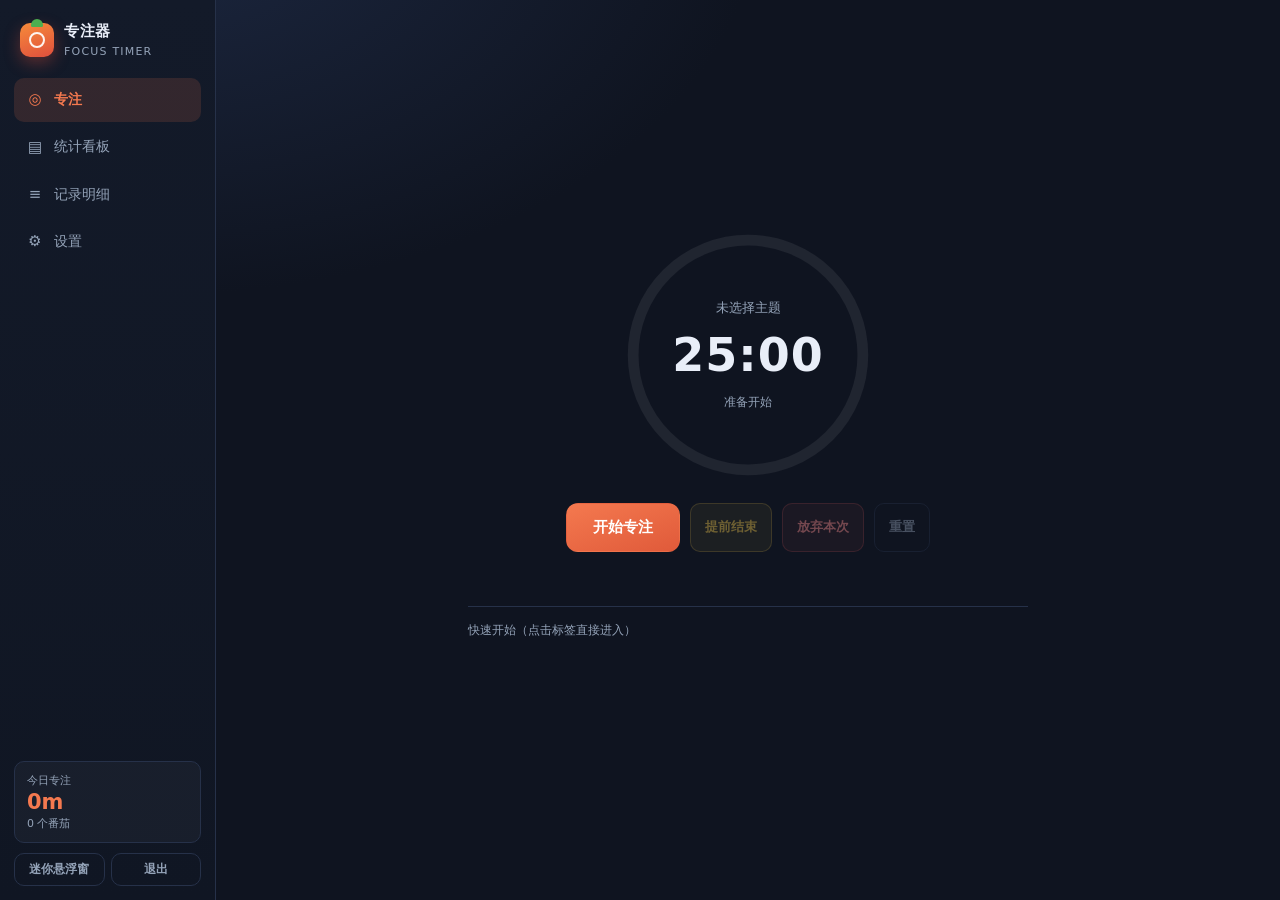
<file: src/renderer/index.html>
<!DOCTYPE html>
<html lang="zh-CN">
<head>
  <meta charset="UTF-8" />
  <meta http-equiv="Content-Security-Policy"
        content="default-src 'self'; script-src 'self'; style-src 'self' 'unsafe-inline'; img-src 'self' data:; media-src 'self' data:" />
  <title>专注器</title>
  <link rel="stylesheet" href="styles.css" />
</head>
<body>
  <div class="app">
    <aside class="sidebar">
      <div class="brand">
        <div class="brand-mark" aria-hidden="true"></div>
        <div>
          <div class="brand-name">专注器</div>
          <div class="brand-sub">Focus Timer</div>
        </div>
      </div>

      <nav class="nav">
        <button class="nav-item is-active" data-page="focus">
          <span class="nav-ico">◎</span><span>专注</span>
        </button>
        <button class="nav-item" data-page="stats">
          <span class="nav-ico">▤</span><span>统计看板</span>
        </button>
        <button class="nav-item" data-page="history">
          <span class="nav-ico">≡</span><span>记录明细</span>
        </button>
        <button class="nav-item" data-page="settings">
          <span class="nav-ico">⚙</span><span>设置</span>
        </button>
      </nav>

      <div class="sidebar-foot">
        <div class="today-mini">
          <div class="today-mini-label">今日专注</div>
          <div class="today-mini-value" id="sideToday">0m</div>
          <div class="today-mini-sub" id="sideTodaySub">0 个番茄</div>
        </div>
        <div class="mini-actions">
          <button class="btn btn-ghost btn-sm" id="btnMini">迷你悬浮窗</button>
          <button class="btn btn-ghost btn-sm" id="btnQuit">退出</button>
        </div>
      </div>
    </aside>

    <main class="content">
      <!-- ============================ 专注 ============================ -->
      <section class="page is-active" data-page="focus">
        <div class="focus-wrap">
          <div class="ring-wrap">
            <svg class="ring" viewBox="0 0 240 240">
              <circle class="ring-track" cx="120" cy="120" r="106" />
              <circle class="ring-progress" id="ringProgress" cx="120" cy="120" r="106" />
            </svg>
            <div class="ring-center">
              <div class="ring-tag" id="ringTag">未选择主题</div>
              <div class="ring-time" id="ringTime">25:00</div>
              <div class="ring-state" id="ringState">准备开始</div>
            </div>
          </div>

          <div class="focus-actions">
            <button class="btn btn-primary btn-lg" id="btnPrimary">开始专注</button>
            <button class="btn btn-warn" id="btnFinish" disabled>提前结束</button>
            <button class="btn btn-danger" id="btnAbandon" disabled>放弃本次</button>
            <button class="btn btn-ghost" id="btnReset" disabled>重置</button>
          </div>

          <div class="focus-meta" id="focusMeta"></div>

          <div class="quick-start">
            <div class="quick-head">
              <span>快速开始（点击标签直接进入）</span>
              <span class="quick-dur" id="quickDurWrap"></span>
            </div>
            <div class="chip-row" id="quickTags"></div>
          </div>
        </div>
      </section>

      <!-- ============================ 统计 ============================ -->
      <section class="page" data-page="stats">
        <div class="page-head">
          <h2>统计看板</h2>
          <div class="page-head-actions">
            <button class="btn btn-ghost btn-sm" id="btnExport">导出 CSV</button>
            <button class="btn btn-ghost btn-sm" id="btnRefresh">刷新</button>
          </div>
        </div>

        <div class="cards">
          <div class="card stat">
            <div class="stat-label">今日总学习时长</div>
            <div class="stat-value" id="kpiToday">—</div>
            <div class="stat-sub" id="kpiTodaySub"></div>
          </div>
          <div class="card stat">
            <div class="stat-label">今日番茄数</div>
            <div class="stat-value" id="kpiPomodoro">—</div>
            <div class="stat-sub" id="kpiPomodoroSub"></div>
          </div>
          <div class="card stat">
            <div class="stat-label">连续天数</div>
            <div class="stat-value" id="kpiStreak">—</div>
            <div class="stat-sub" id="kpiStreakSub">有记录即算一天</div>
          </div>
          <div class="card stat">
            <div class="stat-label">累计专注</div>
            <div class="stat-value" id="kpiTotal">—</div>
            <div class="stat-sub" id="kpiTotalSub"></div>
          </div>
        </div>

        <div class="grid-2">
          <div class="card">
            <div class="card-head">
              <h3>今日各标签时长</h3>
              <span class="muted" id="todayTagHint"></span>
            </div>
            <div class="tag-bars" id="todayTagBars"></div>
          </div>

          <div class="card">
            <div class="card-head">
              <h3>最近 7 天</h3>
              <span class="muted">按天汇总总时长</span>
            </div>
            <div class="bars7" id="bars7"></div>
          </div>
        </div>

        <div class="card">
          <div class="card-head">
            <h3>趋势</h3>
            <div class="seg" id="trendSeg">
              <button class="seg-item is-active" data-days="7">7 天</button>
              <button class="seg-item" data-days="30">30 天</button>
              <button class="seg-item" data-days="90">90 天</button>
            </div>
          </div>
          <div class="trend" id="trend"></div>
        </div>

        <div class="card">
          <div class="card-head">
            <h3>日历热力图</h3>
            <div class="heat-nav">
              <button class="btn btn-ghost btn-xs" id="heatPrev">‹</button>
              <span id="heatTitle" class="muted"></span>
              <button class="btn btn-ghost btn-xs" id="heatNext">›</button>
            </div>
          </div>
          <div class="heatmap" id="heatmap"></div>
          <div class="heat-legend">
            <span class="muted">少</span>
            <i class="hl" data-lv="0"></i><i class="hl" data-lv="1"></i><i class="hl" data-lv="2"></i>
            <i class="hl" data-lv="3"></i><i class="hl" data-lv="4"></i>
            <span class="muted">多</span>
            <span class="muted" id="heatTip">点击某天查看当天标签构成</span>
          </div>
          <div class="heat-detail" id="heatDetail"></div>
        </div>

        <div class="card">
          <div class="card-head">
            <h3>全部标签累计</h3>
            <span class="muted">点击标签查看历史</span>
          </div>
          <div class="tag-table" id="tagTable"></div>
        </div>
      </section>

      <!-- ============================ 明细 ============================ -->
      <section class="page" data-page="history">
        <div class="page-head">
          <h2 id="histTitle">记录明细</h2>
          <div class="page-head-actions">
            <select class="input" id="histRange">
              <option value="today">今天</option>
              <option value="7">最近 7 天</option>
              <option value="30" selected>最近 30 天</option>
              <option value="all">全部</option>
            </select>
            <select class="input" id="histTag"><option value="">全部标签</option></select>
            <button class="btn btn-ghost btn-sm" id="btnExport2">导出 CSV</button>
          </div>
        </div>
        <div class="card">
          <div class="table-wrap">
            <table class="table" id="histTable">
              <thead>
                <tr>
                  <th>日期</th><th>标签</th><th>开始</th><th>结束</th>
                  <th>计划</th><th>实际</th><th>状态</th>
                </tr>
              </thead>
              <tbody></tbody>
            </table>
          </div>
          <div class="muted table-foot" id="histFoot"></div>
        </div>
      </section>

      <!-- ============================ 设置 ============================ -->
      <section class="page" data-page="settings">
        <div class="page-head"><h2>设置</h2></div>
        <div class="grid-2">
          <div class="card">
            <div class="card-head"><h3>时长</h3></div>
            <label class="field"><span>专注时长（分钟）</span>
              <input class="input" type="number" min="1" max="180" id="setFocus" /></label>
            <label class="field"><span>短休息（分钟）</span>
              <input class="input" type="number" min="0" max="60" id="setShort" /></label>
            <label class="field"><span>长休息（分钟）</span>
              <input class="input" type="number" min="0" max="120" id="setLong" /></label>
            <label class="field"><span>每几个番茄进入长休息</span>
              <input class="input" type="number" min="0" max="12" id="setLongEvery" /></label>
          </div>

          <div class="card">
            <div class="card-head"><h3>行为</h3></div>
            <label class="check"><input type="checkbox" id="setAutoBreak" /><span>专注结束后自动开始休息</span></label>
            <label class="check"><input type="checkbox" id="setSound" /><span>结束提示音</span></label>
            <label class="field"><span>提示音音量</span>
              <input type="range" min="0" max="1" step="0.05" id="setVolume" /></label>
            <label class="check"><input type="checkbox" id="setNotify" /><span>系统通知</span></label>
            <label class="check"><input type="checkbox" id="setTray" /><span>关闭主窗口时收进托盘继续计时</span></label>
            <label class="check"><input type="checkbox" id="setMiniTop" /><span>迷你悬浮窗置顶</span></label>
            <label class="check"><input type="checkbox" id="setPartial" /><span>提前结束也计入番茄数</span></label>

            <div class="field">
              <span>「放弃」的时长如何统计</span>
              <div class="radio-row">
                <label class="radio"><input type="radio" name="abandon" value="counted" /><span>计入总时长，单独标记</span></label>
                <label class="radio"><input type="radio" name="abandon" value="excluded" /><span>完全不计入</span></label>
              </div>
            </div>
          </div>

          <div class="card">
            <div class="card-head"><h3>全局快捷键</h3></div>
            <div class="muted">在任何程序里都能用；若被其它软件占用会注册失败。</div>
            <label class="field"><span>开始 / 暂停 / 继续</span>
              <input class="input" id="setScToggle" placeholder="Control+Alt+F" /></label>
            <label class="field"><span>显示 / 隐藏迷你窗</span>
              <input class="input" id="setScMini" placeholder="Control+Alt+M" /></label>
            <button class="btn btn-primary btn-sm" id="btnSaveSc">保存快捷键</button>
          </div>

          <div class="card">
            <div class="card-head"><h3>关于 / 数据</h3></div>
            <div class="kv" id="aboutBox"></div>
            <div class="row-gap">
              <button class="btn btn-ghost btn-sm" id="btnOpenFolder">打开数据文件夹</button>
              <button class="btn btn-primary btn-sm" id="btnSaveSettings">保存设置</button>
            </div>
          </div>
        </div>
      </section>
    </main>
  </div>

  <!-- ============================ 标签选择弹窗 ============================ -->
  <div class="modal-mask" id="pickerMask" hidden>
    <div class="modal" role="dialog" aria-modal="true" aria-labelledby="pickerTitle">
      <div class="modal-head">
        <h3 id="pickerTitle">选择本次专注的主题</h3>
        <button class="icon-btn" id="pickerClose" title="关闭">✕</button>
      </div>

      <div class="modal-body">
        <div class="modal-section">
          <div class="modal-label">预设标签</div>
          <div class="chip-row" id="presetTags"></div>
        </div>

        <div class="modal-section">
          <div class="modal-label">自定义标签</div>
          <div class="chip-row" id="customTags"></div>
          <div class="inline-add">
            <input class="input" id="newTagInput" placeholder="输入新标签，例如：练吉他" maxlength="24" />
            <button class="btn btn-ghost btn-sm" id="addTagBtn">添加</button>
          </div>
        </div>

        <div class="modal-section">
          <div class="modal-label">本次时长</div>
          <div class="chip-row" id="durChips">
            <button class="chip" data-min="15">15 分钟</button>
            <button class="chip is-active" data-min="25">25 分钟</button>
            <button class="chip" data-min="45">45 分钟</button>
            <button class="chip" data-min="60">60 分钟</button>
          </div>
          <div class="inline-add">
            <input class="input" type="number" id="durCustom" min="1" max="180" placeholder="自定义分钟" />
            <span class="muted">留空则用默认 25 分钟</span>
          </div>
        </div>

        <div class="picked-line">
          已选：<b id="pickedTag">—</b>
        </div>
      </div>

      <div class="modal-foot">
        <button class="btn btn-ghost" id="pickerCancel">取消</button>
        <button class="btn btn-primary" id="pickerStart" disabled>开始专注</button>
      </div>
    </div>
  </div>

  <div class="toast-wrap" id="toastWrap"></div>
  <script src="renderer.js"></script>
</body>
</html>
</file>
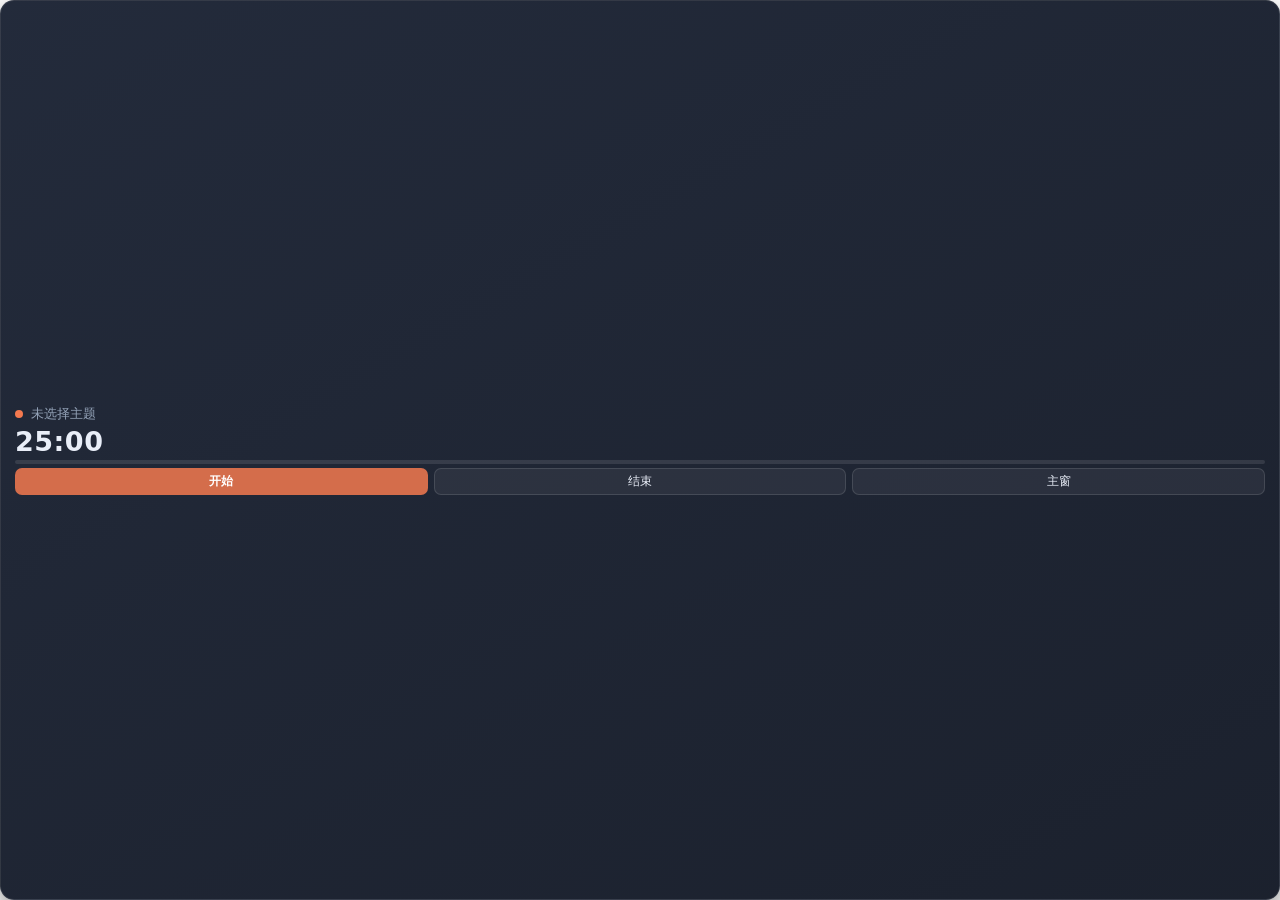
<file: src/renderer/mini.html>
<!DOCTYPE html>
<html lang="zh-CN">
<head>
  <meta charset="UTF-8" />
  <meta http-equiv="Content-Security-Policy"
        content="default-src 'self'; script-src 'self'; style-src 'self' 'unsafe-inline'; img-src 'self' data:" />
  <title>迷你专注窗</title>
  <style>
    * { box-sizing: border-box; }
    html, body {
      margin: 0; height: 100%;
      background: transparent;
      overflow: hidden;
      font: 13px/1.4 "Microsoft YaHei UI", "Microsoft YaHei", "PingFang SC", system-ui, sans-serif;
      color: #e9eef8;
      user-select: none;
    }
    .mini {
      height: 100%;
      display: flex; flex-direction: column; justify-content: center; gap: 4px;
      padding: 10px 14px;
      background: linear-gradient(150deg, rgba(26, 34, 51, 0.96), rgba(18, 24, 37, 0.96));
      border: 1px solid rgba(255, 255, 255, 0.1);
      border-radius: 14px;
      box-shadow: 0 10px 26px rgba(0, 0, 0, 0.45);
      -webkit-app-region: drag;
      cursor: move;
    }
    .mini.is-break { border-color: rgba(53, 192, 138, 0.45); }
    .mini.is-paused { border-color: rgba(242, 201, 76, 0.45); }
    .row { display: flex; align-items: center; gap: 8px; }
    .tag {
      font-size: 12.5px; color: #94a3b8;
      max-width: 150px; overflow: hidden; text-overflow: ellipsis; white-space: nowrap;
    }
    .dot { width: 8px; height: 8px; border-radius: 50%; background: #f4794f; flex: 0 0 auto; }
    .mini.is-break .dot { background: #35c08a; }
    .mini.is-paused .dot { background: #f2c94c; }
    .time {
      font-size: 27px; font-weight: 700; letter-spacing: 0.5px;
      font-variant-numeric: tabular-nums; line-height: 1.1;
    }
    .bar { height: 4px; border-radius: 3px; background: rgba(255, 255, 255, 0.1); overflow: hidden; }
    .bar i { display: block; height: 100%; width: 0; background: #f4794f; transition: width 0.3s linear; }
    .mini.is-break .bar i { background: #35c08a; }
    .mini.is-paused .bar i { background: #f2c94c; }
    .btns { display: flex; gap: 6px; -webkit-app-region: no-drag; }
    button {
      flex: 1; border: 1px solid rgba(255, 255, 255, 0.12);
      background: rgba(255, 255, 255, 0.06); color: #e9eef8;
      border-radius: 7px; padding: 4px 0; font: inherit; font-size: 12px; cursor: pointer;
    }
    button:hover { background: rgba(255, 255, 255, 0.13); }
    button.primary { background: rgba(244, 121, 79, 0.85); border-color: transparent; color: #fff; font-weight: 600; }
    button.primary:hover { background: rgba(244, 121, 79, 1); }
    .hidden { display: none !important; }
  </style>
</head>
<body>
  <div class="mini" id="mini">
    <div class="row">
      <i class="dot"></i>
      <span class="tag" id="tag">未选择主题</span>
      <span class="tag" id="state" style="margin-left:auto;font-size:11px"></span>
    </div>
    <div class="time" id="time">25:00</div>
    <div class="bar"><i id="bar"></i></div>
    <div class="btns">
      <button id="btnToggle" class="primary">开始</button>
      <button id="btnFinish">结束</button>
      <button id="btnOpen">主窗</button>
    </div>
  </div>
  <script src="mini.js"></script>
</body>
</html>
</file>
<file: src/renderer/styles.css>
/* ============================================================
   专注器 · 深色主题
   ============================================================ */
:root {
  --bg: #0f1420;
  --bg-2: #131a29;
  --surface: #182033;
  --surface-2: #1e273c;
  --line: #263149;
  --text: #e9eef8;
  --text-dim: #94a3b8;
  --accent: #f4794f;
  --accent-2: #e05a3a;
  --green: #35c08a;
  --blue: #5b8def;
  --purple: #9b6bef;
  --yellow: #f2c94c;
  --red: #e05a5a;
  --radius: 14px;
  --radius-sm: 10px;
  --shadow: 0 8px 26px rgba(0, 0, 0, 0.35);
}

* { box-sizing: border-box; }

html, body {
  margin: 0;
  height: 100%;
  overflow: hidden;
}

body {
  background: radial-gradient(1100px 700px at 12% -10%, #1c2740 0%, var(--bg) 55%) fixed;
  color: var(--text);
  font: 14px/1.55 "Microsoft YaHei UI", "Microsoft YaHei", "PingFang SC", system-ui, -apple-system, sans-serif;
  -webkit-font-smoothing: antialiased;
}

.app { display: flex; height: 100vh; }

/* ------------------------------------------------------- 侧边栏 */
.sidebar {
  width: 216px;
  flex: 0 0 216px;
  background: linear-gradient(180deg, var(--bg-2), #101623);
  border-right: 1px solid var(--line);
  display: flex;
  flex-direction: column;
  padding: 18px 14px 14px;
}

.brand { display: flex; align-items: center; gap: 10px; padding: 2px 6px 18px; }

.brand-mark {
  width: 34px; height: 34px; border-radius: 10px;
  background: linear-gradient(160deg, #f68b3a, #e04f3d);
  position: relative;
  box-shadow: 0 6px 16px rgba(224, 79, 61, 0.35);
}
.brand-mark::after {
  content: ""; position: absolute; inset: 9px; border-radius: 50%;
  border: 2.5px solid rgba(255, 255, 255, 0.92);
}
.brand-mark::before {
  content: ""; position: absolute; left: 50%; top: -4px; width: 12px; height: 8px;
  transform: translateX(-50%); border-radius: 8px 8px 2px 2px;
  background: #4caf50;
}
.brand-name { font-weight: 700; font-size: 15px; letter-spacing: 0.5px; }
.brand-sub { font-size: 11px; color: var(--text-dim); letter-spacing: 1.2px; text-transform: uppercase; }

.nav { display: flex; flex-direction: column; gap: 4px; }

.nav-item {
  display: flex; align-items: center; gap: 10px;
  padding: 10px 12px; border: 0; border-radius: var(--radius-sm);
  background: transparent; color: var(--text-dim);
  font: inherit; text-align: left; cursor: pointer;
  transition: background 0.15s, color 0.15s;
}
.nav-item:hover { background: rgba(255, 255, 255, 0.045); color: var(--text); }
.nav-item.is-active { background: rgba(244, 121, 79, 0.14); color: var(--accent); font-weight: 600; }
.nav-ico { width: 18px; text-align: center; font-size: 15px; }

.sidebar-foot { margin-top: auto; display: flex; flex-direction: column; gap: 10px; }

.today-mini {
  background: rgba(255, 255, 255, 0.035);
  border: 1px solid var(--line);
  border-radius: var(--radius-sm);
  padding: 10px 12px;
}
.today-mini-label { font-size: 11px; color: var(--text-dim); }
.today-mini-value { font-size: 21px; font-weight: 700; color: var(--accent); line-height: 1.25; }
.today-mini-sub { font-size: 11px; color: var(--text-dim); }

.mini-actions { display: flex; gap: 6px; }
.mini-actions .btn { flex: 1; }

/* ------------------------------------------------------- 内容区 */
.content { flex: 1; overflow: hidden; position: relative; }

.page {
  display: none;
  height: 100%;
  overflow-y: auto;
  padding: 22px 26px 40px;
}
.page.is-active { display: block; }
.page[data-page="focus"].is-active { display: flex; align-items: center; justify-content: center; }

.page-head {
  display: flex; align-items: center; justify-content: space-between;
  margin-bottom: 16px; gap: 12px;
}
.page-head h2 { margin: 0; font-size: 19px; font-weight: 650; }
.page-head-actions { display: flex; gap: 8px; align-items: center; }

/* ------------------------------------------------------- 按钮 / 输入 */
.btn {
  border: 1px solid var(--line);
  background: var(--surface-2);
  color: var(--text);
  border-radius: var(--radius-sm);
  padding: 8px 14px;
  font: inherit; font-weight: 600; font-size: 13px;
  cursor: pointer;
  transition: filter 0.15s, background 0.15s, transform 0.06s;
  white-space: nowrap;
}
.btn:hover:not(:disabled) { filter: brightness(1.14); }
.btn:active:not(:disabled) { transform: translateY(1px); }
.btn:disabled { opacity: 0.42; cursor: not-allowed; }
.btn-sm { padding: 6px 11px; font-size: 12px; }
.btn-xs { padding: 3px 9px; font-size: 13px; line-height: 1.2; }
.btn-lg { padding: 12px 26px; font-size: 15px; border-radius: 12px; }
.btn-primary { background: linear-gradient(160deg, var(--accent), var(--accent-2)); border-color: transparent; color: #fff; }
.btn-warn { background: rgba(242, 201, 76, 0.14); border-color: rgba(242, 201, 76, 0.4); color: var(--yellow); }
.btn-danger { background: rgba(224, 90, 90, 0.14); border-color: rgba(224, 90, 90, 0.4); color: #ff8f8f; }
.btn-ghost { background: transparent; color: var(--text-dim); }
.btn-ghost:hover:not(:disabled) { background: rgba(255, 255, 255, 0.055); color: var(--text); }

.icon-btn {
  border: 0; background: transparent; color: var(--text-dim);
  font-size: 15px; cursor: pointer; padding: 4px 8px; border-radius: 6px;
}
.icon-btn:hover { background: rgba(255, 255, 255, 0.07); color: var(--text); }

.input {
  background: #121a29;
  border: 1px solid var(--line);
  border-radius: var(--radius-sm);
  color: var(--text);
  padding: 8px 10px;
  font: inherit; font-size: 13px;
  outline: none;
  min-width: 0;
}
.input:focus { border-color: var(--accent); box-shadow: 0 0 0 3px rgba(244, 121, 79, 0.13); }
input[type="range"] { accent-color: var(--accent); width: 100%; }

/* ------------------------------------------------------- 专注页 */
.focus-wrap {
  width: 100%; max-width: 560px;
  display: flex; flex-direction: column; align-items: center; gap: 18px;
  padding-bottom: 10px;
}

.ring-wrap { position: relative; width: 260px; height: 260px; }
.ring { width: 100%; height: 100%; transform: rotate(-90deg); }
.ring-track { fill: none; stroke: rgba(255, 255, 255, 0.07); stroke-width: 10; }
.ring-progress {
  fill: none; stroke: url(#g) var(--accent); stroke: var(--accent);
  stroke-width: 10; stroke-linecap: round;
  stroke-dasharray: 666; stroke-dashoffset: 666;
  transition: stroke-dashoffset 0.3s linear, stroke 0.3s;
  filter: drop-shadow(0 0 6px rgba(244, 121, 79, 0.45));
}
.ring-wrap.is-break .ring-progress { stroke: var(--green); filter: drop-shadow(0 0 6px rgba(53, 192, 138, 0.45)); }
.ring-wrap.is-paused .ring-progress { stroke: var(--yellow); filter: none; }

.ring-center {
  position: absolute; inset: 0;
  display: flex; flex-direction: column; align-items: center; justify-content: center; gap: 2px;
}
.ring-tag { font-size: 13px; color: var(--text-dim); max-width: 180px; overflow: hidden; text-overflow: ellipsis; white-space: nowrap; }
.ring-time { font-size: 46px; font-weight: 700; letter-spacing: 1px; font-variant-numeric: tabular-nums; }
.ring-state { font-size: 12px; color: var(--text-dim); }

.focus-actions { display: flex; gap: 10px; flex-wrap: wrap; justify-content: center; }
.focus-meta { font-size: 12px; color: var(--text-dim); text-align: center; min-height: 18px; }

.quick-start {
  width: 100%; border-top: 1px solid var(--line); padding-top: 14px;
  display: flex; flex-direction: column; gap: 8px;
}
.quick-head { display: flex; justify-content: space-between; font-size: 12px; color: var(--text-dim); }

/* ------------------------------------------------------- 卡片 / 网格 */
.cards {
  display: grid; grid-template-columns: repeat(auto-fit, minmax(190px, 1fr));
  gap: 12px; margin-bottom: 12px;
}
.grid-2 { display: grid; grid-template-columns: 1fr 1fr; gap: 12px; margin-bottom: 12px; }
@media (max-width: 1000px) { .grid-2 { grid-template-columns: 1fr; } }

.card {
  background: linear-gradient(180deg, var(--surface), #161d2e);
  border: 1px solid var(--line);
  border-radius: var(--radius);
  padding: 14px 16px;
  box-shadow: var(--shadow);
  margin-bottom: 12px;
}
.cards .card { margin-bottom: 0; }

.card-head {
  display: flex; align-items: center; justify-content: space-between;
  gap: 10px; margin-bottom: 12px;
}
.card-head h3 { margin: 0; font-size: 14px; font-weight: 650; }
.muted { color: var(--text-dim); font-size: 12px; }

.stat-label { font-size: 12px; color: var(--text-dim); }
.stat-value { font-size: 27px; font-weight: 700; margin: 3px 0 2px; font-variant-numeric: tabular-nums; }
.stat:nth-child(1) .stat-value { color: var(--accent); }
.stat:nth-child(2) .stat-value { color: var(--green); }
.stat:nth-child(3) .stat-value { color: var(--yellow); }
.stat:nth-child(4) .stat-value { color: var(--blue); }
.stat-sub { font-size: 11px; color: var(--text-dim); }

/* ------------------------------------------------------- 标签条 */
.tag-bars, .bars7 { display: flex; flex-direction: column; gap: 9px; }
.tag-bar { display: grid; grid-template-columns: 84px 1fr 76px; gap: 10px; align-items: center; font-size: 12.5px; }
.tag-bar .name { overflow: hidden; text-overflow: ellipsis; white-space: nowrap; cursor: pointer; }
.tag-bar .name:hover { color: var(--accent); text-decoration: underline; }
.tag-bar .track { height: 9px; background: rgba(255, 255, 255, 0.055); border-radius: 6px; overflow: hidden; }
.tag-bar .fill { height: 100%; border-radius: 6px; min-width: 2px; transition: width 0.35s; }
.tag-bar .val { text-align: right; color: var(--text-dim); font-variant-numeric: tabular-nums; }

.bar7 { display: grid; grid-template-columns: 42px 1fr 62px; gap: 10px; align-items: center; font-size: 12.5px; }
.bar7 .col { height: 16px; background: rgba(255, 255, 255, 0.05); border-radius: 5px; overflow: hidden; }
.bar7 .col i { display: block; height: 100%; background: linear-gradient(90deg, var(--accent), #f6b08a); border-radius: 5px; }
.bar7 .val { text-align: right; color: var(--text-dim); font-variant-numeric: tabular-nums; }
.bar7.is-today .col i { background: linear-gradient(90deg, var(--green), #7fe0b8); }

/* ------------------------------------------------------- 趋势 / 分段 */
.seg { display: inline-flex; background: #121a29; border: 1px solid var(--line); border-radius: 9px; padding: 2px; }
.seg-item {
  border: 0; background: transparent; color: var(--text-dim);
  font: inherit; font-size: 12px; padding: 5px 12px; border-radius: 7px; cursor: pointer;
}
.seg-item.is-active { background: var(--surface-2); color: var(--text); font-weight: 600; }

.trend { width: 100%; }
.trend svg { display: block; width: 100%; height: 190px; }
.trend .axis { stroke: rgba(255, 255, 255, 0.09); }
.trend .grid-line { stroke: rgba(255, 255, 255, 0.05); }
.trend .area { fill: rgba(244, 121, 79, 0.14); }
.trend .line { fill: none; stroke: var(--accent); stroke-width: 2; }
.trend .dot { fill: var(--accent); }
.trend .lbl { fill: var(--text-dim); font-size: 10px; }
.trend .bar { fill: rgba(91, 141, 239, 0.75); }
.trend .bar.is-today { fill: var(--accent); }

/* ------------------------------------------------------- 热力图 */
.heat-nav { display: flex; align-items: center; gap: 8px; }
.heatmap { display: grid; grid-auto-flow: column; grid-template-rows: repeat(7, 15px); gap: 4px; justify-content: start; }
.heat-day { width: 15px; height: 15px; border-radius: 4px; background: rgba(255, 255, 255, 0.055); cursor: pointer; }
.heat-day[data-lv="1"] { background: rgba(244, 121, 79, 0.25); }
.heat-day[data-lv="2"] { background: rgba(244, 121, 79, 0.45); }
.heat-day[data-lv="3"] { background: rgba(244, 121, 79, 0.7); }
.heat-day[data-lv="4"] { background: var(--accent); }
.heat-day.is-empty { background: transparent; cursor: default; }
.heat-day.is-today { outline: 1.5px solid var(--green); outline-offset: 1px; }
.heat-day.is-sel { outline: 1.5px solid #fff; outline-offset: 1px; }
.heat-legend { display: flex; align-items: center; gap: 6px; margin-top: 10px; font-size: 11px; }
.heat-legend .hl { width: 12px; height: 12px; border-radius: 3px; display: inline-block; }
.heat-legend .hl[data-lv="0"] { background: rgba(255, 255, 255, 0.055); }
.heat-legend .hl[data-lv="1"] { background: rgba(244, 121, 79, 0.25); }
.heat-legend .hl[data-lv="2"] { background: rgba(244, 121, 79, 0.45); }
.heat-legend .hl[data-lv="3"] { background: rgba(244, 121, 79, 0.7); }
.heat-legend .hl[data-lv="4"] { background: var(--accent); }
.heat-detail { margin-top: 10px; font-size: 12.5px; color: var(--text-dim); min-height: 20px; }
.heat-detail b { color: var(--text); }

/* ------------------------------------------------------- 表格 */
.tag-table { display: flex; flex-direction: column; gap: 2px; }
.tag-row {
  display: grid; grid-template-columns: 12px 1fr 90px 80px 76px;
  gap: 10px; align-items: center; padding: 7px 6px; border-radius: 8px; font-size: 12.5px;
}
.tag-row:hover { background: rgba(255, 255, 255, 0.04); }
.tag-dot { width: 10px; height: 10px; border-radius: 50%; }
.tag-row .tname { cursor: pointer; }
.tag-row .tname:hover { color: var(--accent); text-decoration: underline; }
.tag-row .num { text-align: right; color: var(--text-dim); font-variant-numeric: tabular-nums; }

.table-wrap { max-height: 58vh; overflow: auto; }
.table { width: 100%; border-collapse: collapse; font-size: 12.5px; }
.table th, .table td { text-align: left; padding: 8px 10px; border-bottom: 1px solid var(--line); white-space: nowrap; }
.table th { position: sticky; top: 0; background: var(--surface); color: var(--text-dim); font-weight: 600; z-index: 1; }
.table tbody tr:hover { background: rgba(255, 255, 255, 0.035); }
.table-foot { margin-top: 10px; }
.pill { display: inline-block; padding: 1px 8px; border-radius: 20px; font-size: 11px; }
.pill.done { background: rgba(53, 192, 138, 0.16); color: var(--green); }
.pill.ended_early { background: rgba(242, 201, 76, 0.16); color: var(--yellow); }
.pill.abandoned { background: rgba(224, 90, 90, 0.16); color: #ff9d9d; }

/* ------------------------------------------------------- 表单 */
.field { display: flex; flex-direction: column; gap: 6px; margin-bottom: 12px; font-size: 12.5px; color: var(--text-dim); }
.field .input { width: 100%; }
.check, .radio { display: flex; align-items: center; gap: 8px; font-size: 13px; margin-bottom: 10px; color: var(--text); cursor: pointer; }
.check input, .radio input { accent-color: var(--accent); width: 15px; height: 15px; }
.radio-row { display: flex; flex-direction: column; gap: 6px; }
.row-gap { display: flex; gap: 8px; margin-top: 10px; }
.kv { display: flex; flex-direction: column; gap: 5px; font-size: 12px; color: var(--text-dim); margin-bottom: 10px; }
.kv b { color: var(--text); font-weight: 600; }

/* ------------------------------------------------------- 标签 chip */
.chip-row { display: flex; flex-wrap: wrap; gap: 8px; }
.chip {
  border: 1px solid var(--line); background: var(--surface-2); color: var(--text);
  padding: 7px 13px; border-radius: 20px; font: inherit; font-size: 12.5px; cursor: pointer;
  display: inline-flex; align-items: center; gap: 7px;
  transition: transform 0.08s, border-color 0.15s, background 0.15s;
}
.chip:hover { transform: translateY(-1px); border-color: rgba(255, 255, 255, 0.24); }
.chip .dot { width: 8px; height: 8px; border-radius: 50%; }
.chip.is-active { border-color: var(--accent); background: rgba(244, 121, 79, 0.16); color: #ffd7c6; }
.chip .cnt { font-size: 11px; color: var(--text-dim); }
.chip-add { border-style: dashed; color: var(--text-dim); }

/* ------------------------------------------------------- 弹窗 */
.modal-mask {
  position: fixed; inset: 0; z-index: 50;
  background: rgba(6, 9, 15, 0.66);
  backdrop-filter: blur(3px);
  display: flex; align-items: center; justify-content: center;
  animation: fade 0.14s ease-out;
}
.modal-mask[hidden] { display: none; }
@keyframes fade { from { opacity: 0; } to { opacity: 1; } }

.modal {
  width: 560px; max-width: 92vw; max-height: 88vh;
  background: linear-gradient(180deg, #1a2233, #151c2b);
  border: 1px solid var(--line);
  border-radius: 18px;
  box-shadow: 0 24px 60px rgba(0, 0, 0, 0.5);
  display: flex; flex-direction: column;
  animation: pop 0.16s ease-out;
}
@keyframes pop { from { transform: translateY(10px) scale(0.985); opacity: 0; } to { transform: none; opacity: 1; } }

.modal-head { display: flex; align-items: center; justify-content: space-between; padding: 16px 18px 10px; }
.modal-head h3 { margin: 0; font-size: 16px; }
.modal-body { padding: 4px 18px 8px; overflow-y: auto; }
.modal-section { margin-bottom: 16px; }
.modal-label { font-size: 12px; color: var(--text-dim); margin-bottom: 8px; }
.inline-add { display: flex; gap: 8px; align-items: center; margin-top: 10px; }
.inline-add .input { flex: 1; }
.picked-line { font-size: 13px; color: var(--text-dim); padding: 8px 0 4px; }
.picked-line b { color: var(--accent); font-size: 14px; }
.modal-foot {
  display: flex; justify-content: flex-end; gap: 10px;
  padding: 12px 18px 16px; border-top: 1px solid var(--line);
}

/* ------------------------------------------------------- toast */
.toast-wrap { position: fixed; right: 18px; bottom: 18px; z-index: 90; display: flex; flex-direction: column; gap: 8px; }
.toast {
  background: rgba(24, 32, 51, 0.97);
  border: 1px solid var(--line);
  border-left: 3px solid var(--accent);
  border-radius: 10px;
  padding: 10px 14px;
  font-size: 13px;
  box-shadow: var(--shadow);
  animation: slidein 0.18s ease-out;
  max-width: 320px;
}
.toast.ok { border-left-color: var(--green); }
.toast.err { border-left-color: var(--red); }
@keyframes slidein { from { transform: translateX(14px); opacity: 0; } to { transform: none; opacity: 1; } }

/* 滚动条 */
::-webkit-scrollbar { width: 10px; height: 10px; }
::-webkit-scrollbar-thumb { background: #2a3550; border-radius: 8px; border: 2px solid transparent; background-clip: content-box; }
::-webkit-scrollbar-thumb:hover { background: #384662; background-clip: content-box; }
::-webkit-scrollbar-track { background: transparent; }
</file>
